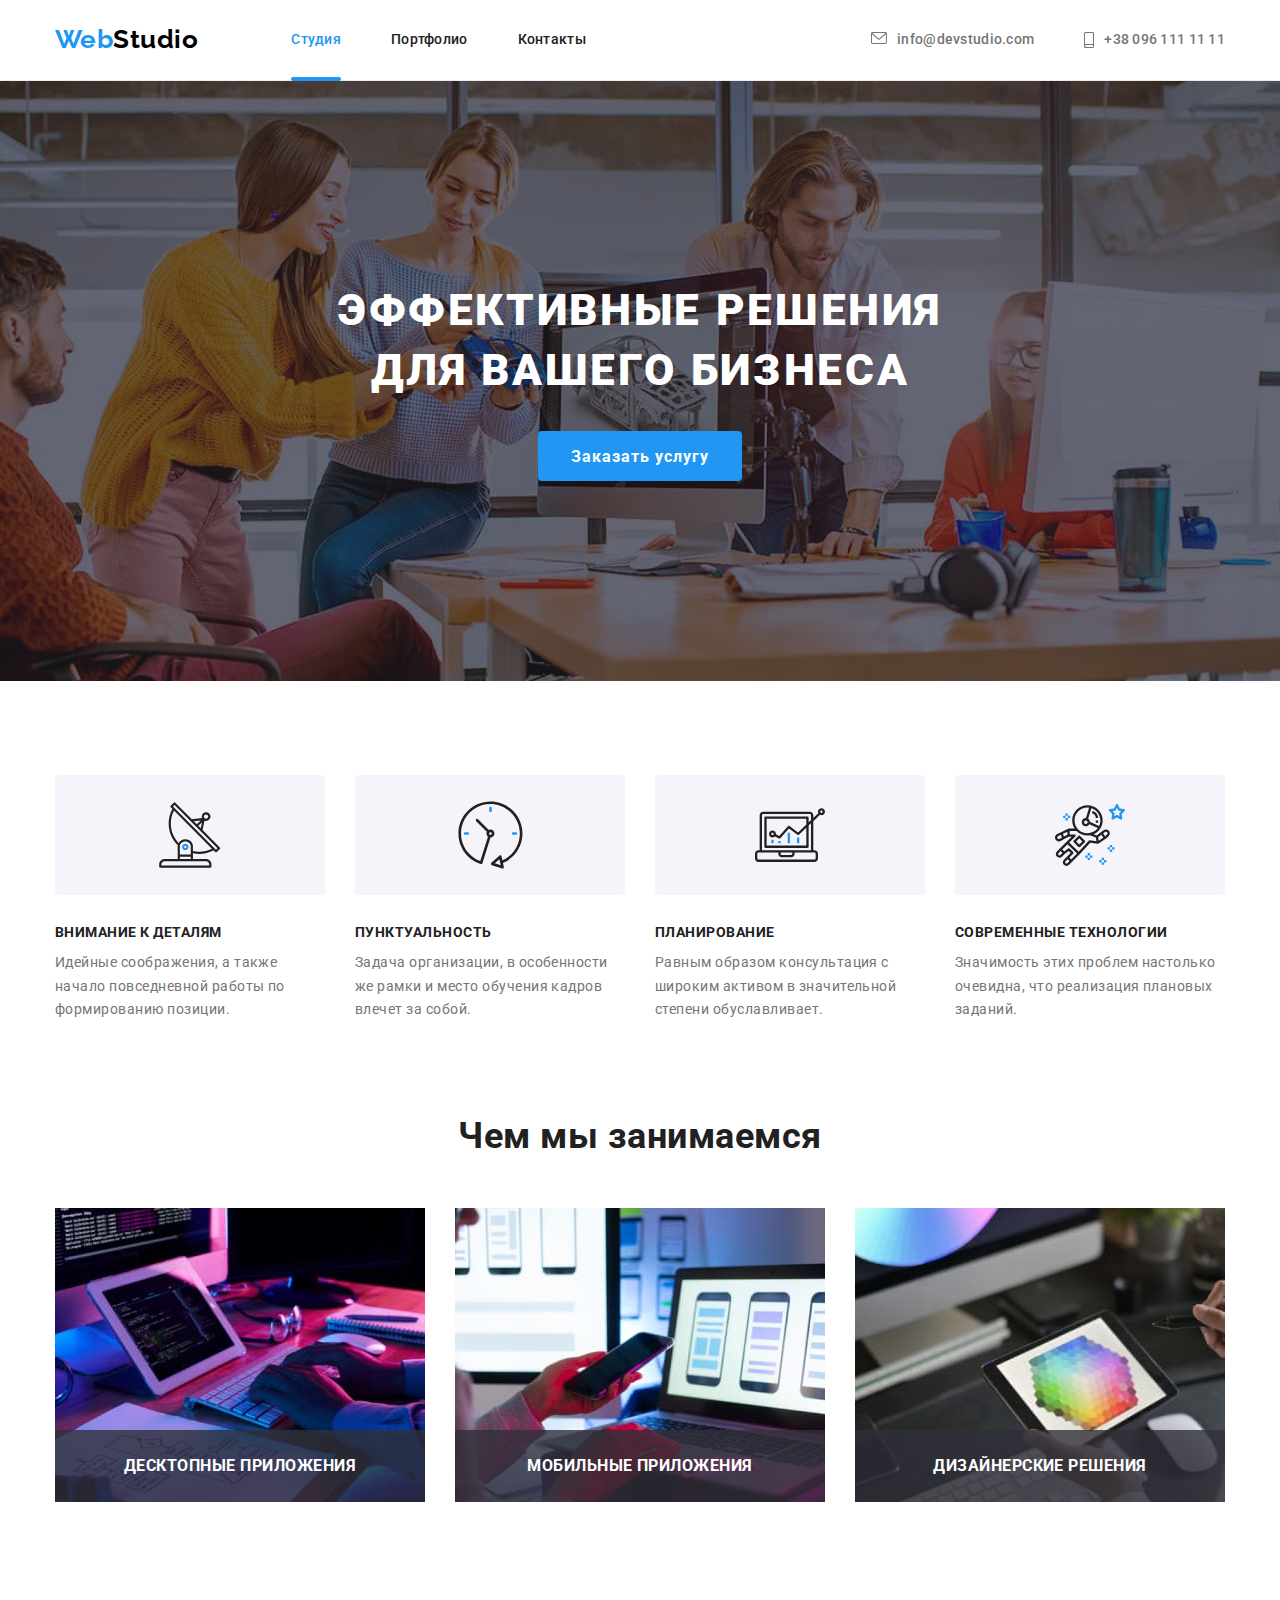
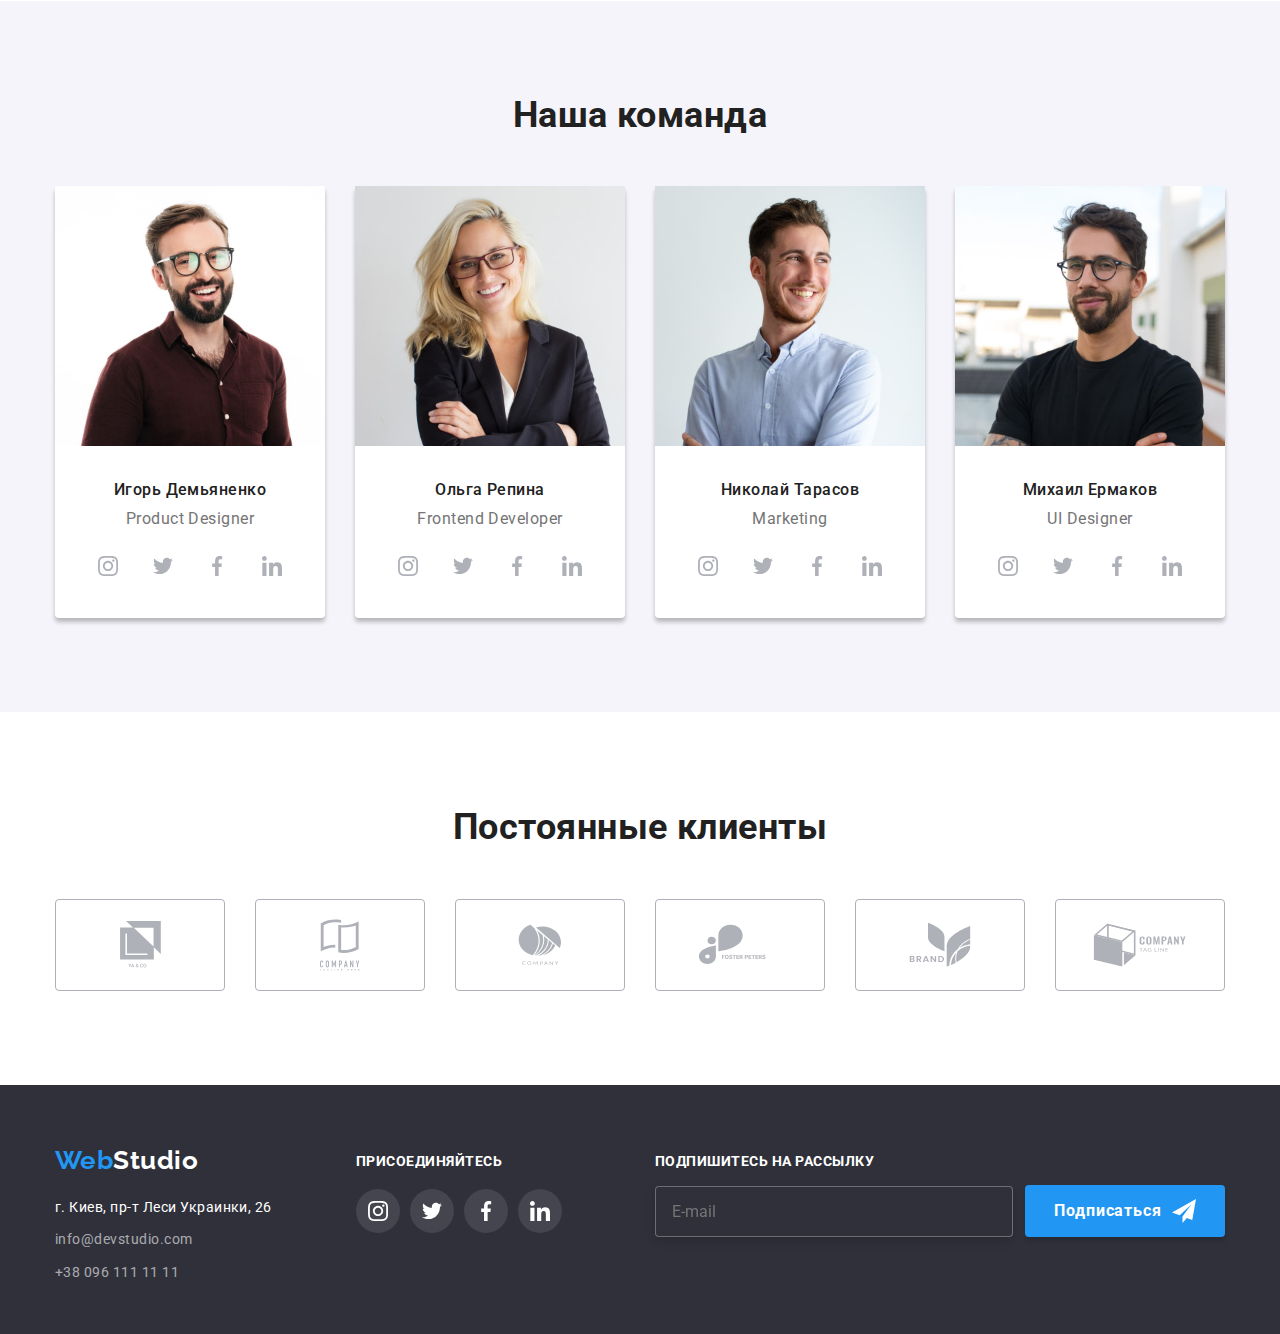
<file: index.html>
<!DOCTYPE html>
<html lang="ru">
    <head>
        <meta charset="UTF-8">
        <meta http-equiv="X-UA-Compatible" content="IE=edge">
        <meta name="viewport" content="width=device-width, initial-scale=1.0">
        <title>Studio</title> 
        <link rel="preconnect" href="https://fonts.googleapis.com">
        <link rel="preconnect" href="https://fonts.gstatic.com" crossorigin>
        <link href="https://fonts.googleapis.com/css2?family=Raleway:wght@700&family=Roboto:wght@400;500;700;900&display=swap" rel="stylesheet">  
        <link rel="stylesheet" href="https://cdnjs.cloudflare.com/ajax/libs/modern-normalize/1.0.0/modern-normalize.min.css">    
        <link rel="stylesheet" href="./css/main.min.css">
        
    </head>
    <body>
        <!--Шапка сайта-->
        <header class="page-header">
            <div class="container header-wrapper">
                <nav class="nav-list">
                    <!--Логотип сайта-->
                    <a href="./" class="logo page-header__logo">
                        Web<span class="logo__icon">Studio</span>
                    </a>
                    <!--Навигация на другие страницы-->
                    <ul class="nav-area">
                        <li class="nav-area__item">
                            <a href="./" class="nav-area__link nav-area__link--current">Студия</a>
                        </li>
                        <li class="nav-area__item">
                            <a href="./portfolio.html" class="nav-area__link">Портфолио</a>
                        </li>
                        <li class="nav-area__item">
                            <a href="" class="nav-area__link">Контакты</a>
                        </li>
                    </ul>
                </nav>
                <!--Ссылка на почтовый ящик и контактный номер телефона-->
                <ul class="contacts">
                    <li class="contacts__item">
                        <a href="mailto:info@devstudio.com" class="contacts__link" aria-label="Почтовый ящик">
                            <svg class="contacts__icon--letter" width="16" height="12">
                                <use href="./images/symbol-defs.svg#icon-letter"></use>
                            </svg>
                            info@devstudio.com
                        </a>
                    </li>
                    <li class="contacts__item">
                        <a href="tel:+380961111111" class="contacts__link" aria-label="Контактный телефон">
                            <svg class="contacts__icon--tel" width="10" height="16">
                                <use href="./images/symbol-defs.svg#icon-smartphone"></use>
                            </svg>
                            +38 096 111 11 11
                        </a>
                    </li>
                </ul>
            </div>
            <!--Конец шапки сайта-->
        </header>
        <!--мэин - уникальный контент (меняющийся, который не повторяется на других страницах сайта)-->
        <main>
            <!--Блог герой (главный заголовок страницы с кнопкой)-->
            <section class="hero section">
                <div class="hero-wrapper container">
                    <h1 class="hero__title">ЭФФЕКТИВНЫЕ РЕШЕНИЯ
                        <br>
                        ДЛЯ ВАШЕГО БИЗНЕСА
                    </h1>
                    <button data-modal-open type="button" class="hero__button">
                        <span class="hero__button--description">Заказать услугу</span>
                    </button>
                </div>
            </section>
            <!--Второй сектор страницы (преимущества данной компании)-->
            <section class="section advantages">
                <div class="container">
                    <h2 class="hidden">В дальнейшем этот заголовок будет скрыт</h2>
                    <ul class="advantages__list">
                        <li class="list__item">
                            <div class="item__icon">
                                <svg width="65.32" hight="70">
                                    <use href="./images/symbol-defs.svg#icon-antenna"></use>
                                </svg>
                            </div>
                            <h3 class="advantages__title">ВНИМАНИЕ К ДЕТАЛЯМ</h3>
                            <p class="advantages__description">Идейные соображения, а также начало повседневной работы по формированию позиции.</p>
                        </li>
                        <li class="list__item">
                            <div class="item__icon">
                                <svg width="66.96" hight="70">
                                    <use href="./images/symbol-defs.svg#icon-clock"></use>
                                </svg>
                            </div>
                            <h3 class="advantages__title">ПУНКТУАЛЬНОСТЬ</h3>
                            <p class="advantages__description">Задача организации, в особенности же рамки и место обучения кадров влечет за собой.</p>
                        </li>
                        <li class="list__item">
                            <div class="item__icon">
                                <svg width="70" hight="70">
                                    <use href="./images/symbol-defs.svg#icon-diagram"></use>
                                </svg>
                            </div>
                            <h3 class="advantages__title">ПЛАНИРОВАНИЕ</h3>
                            <p class="advantages__description">Равным образом консультация с широким активом в значительной степени обуславливает.</p>
                        </li>
                        <li class="list__item">
                            <div class="item__icon">
                                <svg width="70" hight="70">
                                    <use href="./images/symbol-defs.svg#icon-astronaut"></use>
                                </svg>
                            </div>
                            <h3 class="advantages__title">СОВРЕМЕННЫЕ ТЕХНОЛОГИИ</h3>
                            <p class="advantages__description">Значимость этих проблем настолько очевидна, что реализация плановых заданий.</p>
                        </li>
                    </ul>
                </div>
            </section>
            <!--Третий сектор с визуализацией работы компании (фотографии)-->
            <section class="service section">
                <div class="container service__wrapper">
                    <h2 class="service__title">Чем мы занимаемся</h2>
                    <ul class="service__list">
                        <li class="list__item">
                            <div class="item__wrapper">
                                <img
                                    class="item__image"
                                    src="./images/img1.jpg"
                                    alt="Code writing"
                                    width="370"
                                >
                                <div class="item__description">
                                    <h3>Десктопные приложения</h3>
                                </div>
                            </div>
                        </li>
                        <li class="list__item">
                            <div class="item__wrapper">
                                <img
                                    class="item__image"
                                    src="./images/img2.jpg"
                                    alt="Design"
                                    width="370"
                                >
                                <div class="item__description">
                                    <h3>Мобильные приложения</h3>
                                </div>
                            </div>
                        </li>
                        <li class="list__item">
                            <div class="item__wrapper">
                                <img
                                    class="item__image"
                                    src="./images/img3.jpg"
                                    alt="Stylization"
                                    width="370"
                                >
                                <div class="item__description">
                                    <h3>Дизайнерские решения</h3>
                                </div>
                            </div>
                        </li>
                    </ul>
                </div>
            </section>
            <!--Четвертый сектор с фотографиями специалистов компании (с подписями)-->
            <section class="team section">
                <div class="container">
                    <h2 class="team__title">Наша команда</h2>
                    <ul class="team__list">
                        <li class="list__article">
                            <img src="./images/igor.jpg" alt="Igor Demyanenko is a Product Designer" width="270">
                            <div class="article__decor">
                                <h3>Игорь Демьяненко</h3>
                                <p class="description">Product Designer</p>
                                <ul class="social-links">
                                    <li>
                                        <a class="source-icon" href="">
                                            <svg class="social-network" width="20" height="20">
                                                <use href="./images/symbol-defs.svg#icon-instagram"></use>
                                            </svg>
                                        </a>
                                    </li>
                                    <li>
                                        <a class="source-icon" href="">
                                            <svg class="social-network" width="20" height="20">
                                                <use href="./images/symbol-defs.svg#icon-twitter"></use>
                                            </svg>
                                        </a>
                                    </li>
                                    <li>
                                        <a class="source-icon" href="">
                                            <svg class="social-network" width="20" height="20">
                                                <use href="./images/symbol-defs.svg#icon-facebook"></use>
                                            </svg>
                                        </a>
                                    </li>
                                    <li>
                                        <a class="source-icon" href="">
                                            <svg class="social-network" width="20" height="20">
                                                <use href="./images/symbol-defs.svg#icon-linkedin"></use>
                                            </svg>
                                        </a>
                                    </li>
                                </ul>
                            </div>
                        </li>
                        <li class="list__article">
                            <img src="./images/olga.jpg" alt="Olga Repina is a Frontend Developer" width="270">
                            <div class="article__decor">
                                <h3>Ольга Репина</h3>
                                <p class="description">Frontend Developer</p>
                                <ul class="social-links">
                                    <li>
                                        <a class="source-icon" href="">
                                            <svg class="social-network" width="20" height="20">
                                                <use href="./images/symbol-defs.svg#icon-instagram"></use>
                                            </svg>
                                        </a>
                                    </li>
                                    <li>
                                        <a class="source-icon" href="">
                                            <svg class="social-network" width="20" height="20">
                                                <use href="./images/symbol-defs.svg#icon-twitter"></use>
                                            </svg>
                                        </a>
                                    </li>
                                    <li>
                                        <a class="source-icon" href="">
                                            <svg class="social-network" width="20" height="20">
                                                <use href="./images/symbol-defs.svg#icon-facebook"></use>
                                            </svg>
                                        </a>
                                    </li>
                                    <li>
                                        <a class="source-icon" href="">
                                            <svg class="social-network" width="20" height="20">
                                                <use href="./images/symbol-defs.svg#icon-linkedin"></use>
                                            </svg>
                                        </a>
                                    </li>
                                </ul>
                            </div>
                        </li>
                        <li class="list__article">
                            <img src="./images/nikolay.jpg" alt="Nikolai Tarasov is a Marketing" width="270">
                            <div class="article__decor">
                                <h3>Николай Тарасов</h3>
                                <p class="description">Marketing</p>
                                <ul class="social-links">
                                    <li>
                                        <a class="source-icon" href="">
                                            <svg class="social-network" width="20" height="20">
                                                <use href="./images/symbol-defs.svg#icon-instagram"></use>
                                            </svg>
                                        </a>
                                    </li>
                                    <li>
                                        <a class="source-icon" href="">
                                            <svg class="social-network" width="20" height="20">
                                                <use href="./images/symbol-defs.svg#icon-twitter"></use>
                                            </svg>
                                        </a>
                                    </li>
                                    <li>
                                        <a class="source-icon social-hover" href="">
                                            <svg class="social-network" width="20" height="20">
                                                <use href="./images/symbol-defs.svg#icon-facebook"></use>
                                            </svg>
                                        </a>
                                    </li>
                                    <li>
                                        <a class="source-icon" href="">
                                            <svg class="social-network" width="20" height="20">
                                                <use href="./images/symbol-defs.svg#icon-linkedin"></use>
                                            </svg>
                                        </a>
                                    </li>
                                </ul>
                            </div>
                        </li>
                        <li class="list__article">
                            <img src="./images/mihail.jpg" alt="Mikhail Ermakov is a UI Designer" width="270">
                            <div class="article__decor">
                                <h3>Михаил Ермаков</h3>
                                <p class="description">UI Designer</p>
                                <ul class="social-links">
                                    <li>
                                        <a class="source-icon" href="">
                                            <svg class="social-network" width="20" height="20">
                                                <use href="./images/symbol-defs.svg#icon-instagram"></use>
                                            </svg>
                                        </a>
                                    </li>
                                    <li>
                                        <a class="source-icon" href="">
                                            <svg class="social-network" width="20" height="20">
                                                <use href="./images/symbol-defs.svg#icon-twitter"></use>
                                            </svg>
                                        </a>
                                    </li>
                                    <li>
                                        <a class="source-icon" href="">
                                            <svg class="social-network" width="20" height="20">
                                                <use href="./images/symbol-defs.svg#icon-facebook"></use>
                                            </svg>
                                        </a>
                                    </li>
                                    <li>
                                        <a class="source-icon" href="">
                                            <svg class="social-network" width="20" height="20">
                                                <use href="./images/symbol-defs.svg#icon-linkedin"></use>
                                            </svg>
                                        </a>
                                    </li>
                                </ul>
                            </div>
                        </li>
                    </ul>
                </div>
            </section>
        </main>
        <!--Секция постоянных клиентов-->
        <section class="section customers">
            <div class="container">
                <h2 class="customers__title">Постоянные клиенты</h2>
                <ul class="customers__list">
                    <li>
                        <a class="list__customer" href="">
                            <svg class="customer__icon" width="41" height="46.7">
                                <use href="./images/symbol-defs.svg#icon-ya-co"></use>
                            </svg>
                        </a>
                    </li>
                    <li>
                        <a class="list__customer" href="">
                            <svg class="customer__icon" width="40" height="52">
                                <use href="./images/symbol-defs.svg#icon-tagline-here"></use>
                            </svg>
                        </a>
                    </li>
                    <li>
                        <a class="list__customer" href="">
                            <svg class="customer__icon" width="43.46" height="41.18">
                                <use href="./images/symbol-defs.svg#icon-company"></use>
                            </svg>
                        </a>
                    </li>
                    <li>
                        <a class="list__customer" href="">
                            <svg class="customer__icon" width="84.44" height="40.62">
                                <use href="./images/symbol-defs.svg#icon-peter-foster"></use>
                            </svg>
                        </a>
                    </li>
                    <li>
                        <a class="list__customer" href="">
                            <svg class="customer__icon" width="62.54" height="45.43">
                                <use href="./images/symbol-defs.svg#icon-brand"></use>
                            </svg>
                        </a>
                    </li>
                    <li>
                        <a class="list__customer" href="">
                            <svg class="customer__icon" width="93.79" height="43.93">
                                <use href="./images/symbol-defs.svg#icon-company-tagline-here"></use>
                            </svg>
                        </a>
                    </li>
                </ul>
            </div>
        </section>
        <!--окончание мэйна (уникального контента, который не повторяется на других страницах сайта)-->
        <!--Подвал сайта (Логотип сайта с ссылкой на стартовую страницу + адрес с почтовым ящиком и контактным номером телефона)-->
        <footer class="footer" role="contentinfo">
            <div class="ending container">
                <div class="footer-adress-menu">
                    <a href="./" class="logo page-header__logo">
                        Web<span class="logo__icon">Studio</span>
                    </a>
                <address>
                    <ul class="address-list">
                        <li class="address-item address-from-footer">
                            <a href="https://goo.gl/maps/rf6R2WwhsUxqRuNf8" class="main-adress">г. Киев, пр-т Леси Украинки, 26</a>
                        </li>
                        <li class="address-item address-from-footer">
                            <a href="mailto:info@devstudio.com">info@devstudio.com</a>
                        </li>
                        <li class="address-item address-from-footer">
                            <a href="tel:+380961111111">+38 096 111 11 11</a>
                        </li>
                    </ul>
                </address>
            </div>
            <div class="footer-socials">
                <h3 class="join">Присоединяйтесь</h3>
                <ul class="footer-icons">
                    <li>
                        <a class="last-socials" href="">
                            <svg class="footer-social-network" width="20" height="20">
                                <use href="./images/symbol-defs.svg#icon-instagram"></use>
                            </svg>
                        </a>
                    </li>
                    <li>
                        <a class="last-socials" href="">
                            <svg class="footer-social-network" width="20" height="20">
                                <use href="./images/symbol-defs.svg#icon-twitter"></use>
                            </svg>
                        </a>
                    </li>
                    <li>
                        <a class="last-socials" href="">
                            <svg class="footer-social-network" width="20" height="20">
                                <use href="./images/symbol-defs.svg#icon-facebook"></use>
                            </svg>
                        </a>
                    </li>
                    <li>
                        <a class="last-socials" href="">
                            <svg class="footer-social-network" width="20" height="20">
                                <use href="./images/symbol-defs.svg#icon-linkedin"></use>
                            </svg>
                        </a>
                    </li>
                </ul>
            </div>
            <div class="e-mail-input">
                <h3 class="subscribe">Подпишитесь на рассылку</h3>
                <form name="signup_form" autocomplete="off" novalidate>
                    <label>
                        <span class="footer-hidden">E-mail</span>
                        <input
                            class="email-line"
                            type="email"
                            name="E-mail"
                            placeholder="E-mail"
                        >
                    </label>
                    <button class="button-form" type="submit">
                        <span class="join-us">Подписаться</span>
                        <svg class="icon-send" width="24" height="24">
                            <use href="./images/symbol-of-button.svg#icon-send"></use>
                        </svg>
                    </button>
                </form>
            </div>
        </div>
    </footer>
    <!--модальное окно-->
    <div class="backdrop is-hidden" data-modal>
        <div class="modal">
            <button data-modal-close type="button" class="modal-button">
                <svg class="close-window" width="11" height="11">
                    <use href="./images/symbol-of-button.svg#icon-close-black"></use>
                </svg>
            </button>
            <h2 class="modal-title">Оставьте свои данные, мы вам перезвоним</h2>
            <form
                class="form"
                name="signup_form"
                autocomplete="off"
                
            >
                <div class="form-top">
                    <label>
                        <span class="form-top-title">Имя</span>
                        <div class="field-box">
                            <input
                                class="field"
                                type="text"
                                name="name"
                                required
                                placeholder=""
                            >
                            <svg class="modal-svg" width="12" height="12">
                                <use href="./images/symbol-of-button.svg#icon-black-person"></use>
                            </svg>
                        </div>
                    </label>
                    <label>
                        <span class="form-top-title">Телефон</span>
                        <div class="field-box">
                            <input
                                class="field"
                                type="tel"
                                name="phone"
                                required
                                placeholder=""
                            >
                            <svg class="modal-svg" width="13" height="13">
                                <use href="./images/symbol-of-button.svg#icon-black-phone"></use>
                            </svg>
                        </div>
                    </label>
                    <label>
                        <span class="form-top-title">Почта</span>
                        <div class="field-box">
                            <input
                                class="field"
                                type="email"
                                name="email"
                                required
                                placeholder=""
                            >
                            <svg class="modal-svg" width="15" height="12">
                                <use href="./images/symbol-of-button.svg#icon-black-let"></use>
                            </svg>
                        </div>
                    </label>
                    <label>
                        <span class="form-top-title">Комментарий</span>
                        <textarea
                            class="field textarea-field"
                            name="comment"
                            rows="5"
                            placeholder="Введи текст"
                        ></textarea>
                    </label>
                </div>
            
            
                <label class="labl">
                    <div class="checkbox-box">
                        <input
                            class="checkbox-field"
                            type="checkbox"
                            name="terms_of_an_agreement"
                            value="1"                            
                        >
                        
                        <svg class="ok-svg" width="11" height="8">
                          <use href="./images/symbol-of-button.svg#icon-ok"></use>
                        </svg>
                        <span class="second-form-agreement">
                            Соглашаюсь с рассылкой и принимаю
                            <a href="./" class="agreement-link">Условия договора</a>
                        </span>
                        
                    </div>
                </label>            
            
                <button class="send-button" type="submit">
                    <span class="send">Отправить</span>
                </button>                

          </form>
        </div>
        <script src="./js/modal.js"></script>
    </body>
</html>
</file>
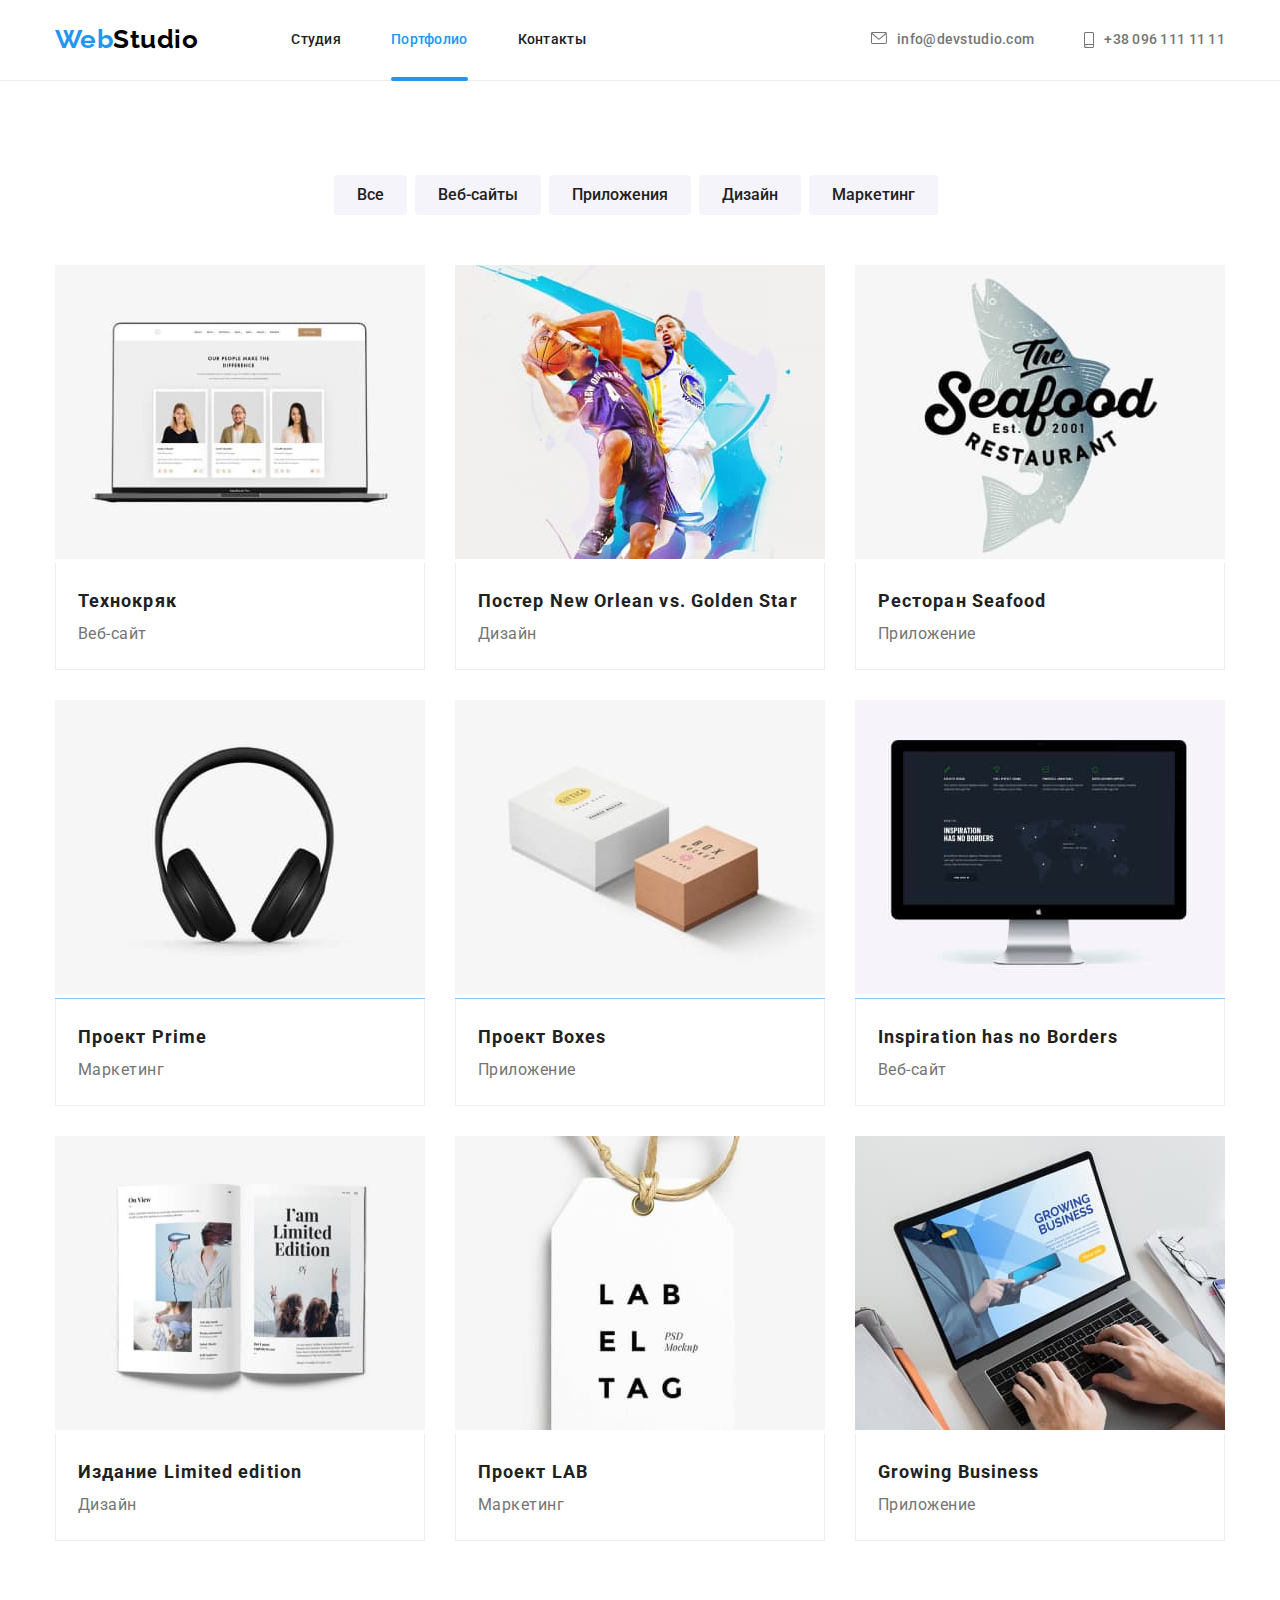
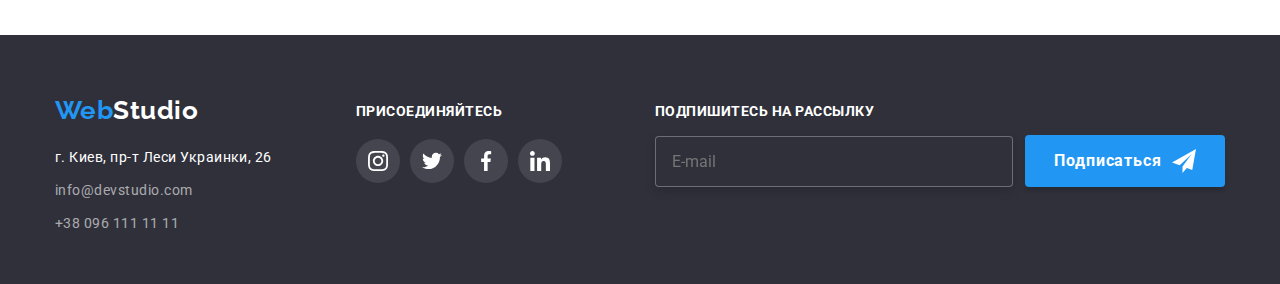
<file: portfolio.html>
<!DOCTYPE html>
<html lang="ru">
<head>
    <meta charset="UTF-8">
    <meta http-equiv="X-UA-Compatible" content="IE=edge">
    <meta name="viewport" content="width=device-width, initial-scale=1.0">
    <title>Portfolio</title>
    <link rel="preconnect" href="https://fonts.googleapis.com">
        <link rel="preconnect" href="https://fonts.gstatic.com" crossorigin>
        <link href="https://fonts.googleapis.com/css2?family=Raleway:wght@700&family=Roboto:wght@400;500;700;900&display=swap" rel="stylesheet">  
        <link rel="stylesheet" href="https://cdnjs.cloudflare.com/ajax/libs/modern-normalize/1.0.0/modern-normalize.min.css">    
        <link rel="stylesheet" href="./css/main.min.css">
</head>

 <body class="page">
 <!--Шапка сайта-->
 <header class="page-header">
  <div class="container header-wrapper">
      <nav class="nav-list">
          <!--Логотип сайта-->
          <a href="./" class="logo page-header__logo">
              Web<span class="logo__icon">Studio</span>
          </a>
          <!--Навигация на другие страницы-->
          <ul class="nav-area">
              <li class="nav-area__item">
                  <a href="./" class="nav-area__link">Студия</a>
              </li>
              <li class="nav-area__item">
                  <a href="./portfolio.html" class="nav-area__link nav-area__link--current">Портфолио</a>
              </li>
              <li class="nav-area__item">
                  <a href="" class="nav-area__link">Контакты</a>
              </li>
          </ul>
      </nav>
      <!--Ссылка на почтовый ящик и контактный номер телефона-->
      <ul class="contacts">
          <li class="contacts__item">
              <a href="mailto:info@devstudio.com" class="contacts__link" aria-label="Почтовый ящик">
                  <svg class="contacts__icon--letter" width="16" height="12">
                      <use href="./images/symbol-defs.svg#icon-letter"></use>
                  </svg>
                  info@devstudio.com
              </a>
          </li>
          <li class="contacts__item">
              <a href="tel:+380961111111" class="contacts__link" aria-label="Контактный телефон">
                  <svg class="contacts__icon--tel" width="10" height="16">
                      <use href="./images/symbol-defs.svg#icon-smartphone"></use>
                  </svg>
                  +38 096 111 11 11
              </a>
          </li>
      </ul>
  </div>
  <!--Конец шапки сайта-->
</header>

 <!--мэин - уникальный контент (меняющийся, который не повторяется на других страницах сайта)-->
 <main>

    <!--Список из кнопок (фильтр)(функционал будет подключен позже)-->
        <section class="filter section">

        <div class="container">

        <h1 class="hidden">В дальнейшем этот заголовок будет скрыт</h1>              
        <ul class="switchers">        
        <li class="switcher-items"><button type="button" class="button-secondary">Все</button></li>
        <li class="switcher-items"><button type="button" class="button-secondary">Веб-сайты</button></li>
        <li class="switcher-items"><button type="button" class="button-secondary apps">Приложения</button></li>
        <li class="switcher-items"><button type="button" class="button-secondary design">Дизайн</button></li>
        <li class="switcher-items"><button type="button" class="button-secondary marketing">Маркетинг</button></li>
        </ul>        
           
     <!--Список с демонстрацией практической деятельности компании(картинки-ссылки)-->

     <ul class="cards">

     <li class="our-experience">
          <a href="#" class="experience-item">
     <div class="overlay-box"> 
     <img class="image-card" src="./images/ourpeople.jpg" alt="Our people make the difference" width="370"/>
        <div class="overlay-content">
          <p class="over-text">Ресурс предлагает комплексные предложения с разным уровнем 
            функционала и сервисов. Все это позволит посетителю получить исчерпывающие 
            сведения о компании или частном лице.</p>
        </div>
      </div>
     <div class="our-pride">
     <h2 class="title-cards">Технокряк</h2>
     <p class="description cards-description">Веб-сайт</p>
      </div>
     </a>
     </li>

     <li class="our-experience">
      <a href="#" class="experience-item">
        <div class="overlay-box">
     <img class="image-card" src="./images/poster.jpg" alt="Poster New Orlean vs. Golden Star" width="370"/>
     <div class="overlay-content">
      <p class="over-text">Ресурс предлагает комплексные предложения с разным уровнем 
        функционала и сервисов. Все это позволит посетителю получить исчерпывающие 
        сведения о компании или частном лице.</p>
     </div>
     </div>
     <div class="our-pride">
     <h2 class="title-cards">Постер New Orlean vs. Golden Star</h2>
     <p class="description cards-description">Дизайн</p>
     </div>
     </a>
     </li>

     <li class="our-experience">
      <a href="#" class="experience-item">
     <div class="overlay-box"> 
     <img class="image-card" src="./images/seafood.jpg" alt="Restaurant Seafood" width="370"/>
     <div class="overlay-content">
      <p class="over-text">Ресурс предлагает комплексные предложения с разным уровнем 
        функционала и сервисов. Все это позволит посетителю получить исчерпывающие 
        сведения о компании или частном лице.</p>
     </div>
     </div>
     <div class="our-pride">
     <h2 class="title-cards">Ресторан Seafood</h2>
     <p class="description cards-description">Приложение</p>
     </div>
     </a>
     </li>

     <li class="our-experience">
      <a href="#" class="experience-item">
      <div class="overlay-box"> 
     <img class="image-card" src="./images/headphones.jpg" alt="Project Prime" width="370"/>
     <div class="overlay-content">
      <p class="over-text">Ресурс предлагает комплексные предложения с разным уровнем 
        функционала и сервисов. Все это позволит посетителю получить исчерпывающие 
        сведения о компании или частном лице.</p>
     </div>
     </div>
     <div class="our-pride">
     <h2 class="title-cards">Проект Prime</h2>
     <p class="description cards-description">Маркетинг</p>
     </div>
     </a>
     </li>

     <li class="our-experience">
      <a href="#" class="experience-item">
        <div class="overlay-box"> 
     <img class="image-card" src="./images/boxes.jpg" alt="Project Boxes" width="370"/>
     <div class="overlay-content">
      <p class="over-text">Ресурс предлагает комплексные предложения с разным уровнем 
        функционала и сервисов. Все это позволит посетителю получить исчерпывающие 
        сведения о компании или частном лице.</p>
     </div>
     </div>
     <div class="our-pride">
     <h2 class="title-cards">Проект Boxes</h2>
     <p class="description cards-description">Приложение</p>
     </div>
     </a>
     </li>

     <li class="our-experience">
      <a href="#" class="experience-item">
        <div class="overlay-box"> 
     <img class="image-card" src="./images/monitor.jpg" alt="Inspiration has no borders" width="370"/>
     <div class="overlay-content">
      <p class="over-text">Ресурс предлагает комплексные предложения с разным уровнем 
        функционала и сервисов. Все это позволит посетителю получить исчерпывающие 
        сведения о компании или частном лице.</p>
     </div>
     </div>
     <div class="our-pride">
     <h2 class="title-cards">Inspiration has no Borders</h2>
     <p class="description cards-description">Веб-сайт</p>
     </div>
     </a>
     </li>

     <li class="our-experience">
      <a href="#" class="experience-item">
        <div class="overlay-box"> 
     <img class="image-card" src="./images/magazine.jpg" alt="Magazine Limited edition" width="370"/>
     <div class="overlay-content">
      <p class="over-text">Ресурс предлагает комплексные предложения с разным уровнем 
        функционала и сервисов. Все это позволит посетителю получить исчерпывающие 
        сведения о компании или частном лице.</p>
     </div>
     </div>
     <div class="our-pride">
     <h2 class="title-cards">Издание Limited edition</h2>
     <p class="description cards-description">Дизайн</p>
     </div>
     </a>
     </li>

     <li class="our-experience">
      <a href="#" class="experience-item">
        <div class="overlay-box"> 
     <img class="image-card" src="./images/lab.jpg" alt="Project LAB" width="370"/>
     <div class="overlay-content">
      <p class="over-text">Ресурс предлагает комплексные предложения с разным уровнем 
        функционала и сервисов. Все это позволит посетителю получить исчерпывающие 
        сведения о компании или частном лице.</p>
     </div>
     </div>
     <div class="our-pride">
     <h2 class="title-cards">Проект LAB</h2>
     <p class="description cards-description">Маркетинг</p>
     </div>
     </a>
     </li>

     <li class="our-experience">
      <a href="#" class="experience-item">
        <div class="overlay-box">
     <img class="image-card" src="./images/laptop.jpg" alt="Growing business" width="370"/>
     <div class="overlay-content">
      <p class="over-text">Ресурс предлагает комплексные предложения с разным уровнем 
        функционала и сервисов. Все это позволит посетителю получить исчерпывающие 
        сведения о компании или частном лице.</p>
     </div>
     </div>
     <div class="our-pride">
     <h2 class="title-cards">Growing Business</h2>
     <p class="description cards-description">Приложение</p>
     </div>
     </a>
     </li>

     </ul>

     </div>
    </section>

 </main>

  <!--окончание мэйна (уникального контента, который не повторяется на других страницах сайта)-->

      <!--Подвал сайта (Логотип сайта с ссылкой на стартовую страницу + адрес с почтовым ящиком и контактным номером телефона)-->
      <footer class="footer" role="contentinfo">
        <div class="ending container">
            <div class="footer-adress-menu">
                <a href="./" class="logo page-header__logo">
                    Web<span class="logo__icon">Studio</span>
                </a>
            <address>
                <ul class="address-list">
                    <li class="address-item address-from-footer">
                        <a href="https://goo.gl/maps/rf6R2WwhsUxqRuNf8" class="main-adress">г. Киев, пр-т Леси Украинки, 26</a>
                    </li>
                    <li class="address-item address-from-footer">
                        <a href="mailto:info@devstudio.com">info@devstudio.com</a>
                    </li>
                    <li class="address-item address-from-footer">
                        <a href="tel:+380961111111">+38 096 111 11 11</a>
                    </li>
                </ul>
            </address>
        </div>
        <div class="footer-socials">
            <h3 class="join">Присоединяйтесь</h3>
            <ul class="footer-icons">
                <li>
                    <a class="last-socials" href="">
                        <svg class="footer-social-network" width="20" height="20">
                            <use href="./images/symbol-defs.svg#icon-instagram"></use>
                        </svg>
                    </a>
                </li>
                <li>
                    <a class="last-socials" href="">
                        <svg class="footer-social-network" width="20" height="20">
                            <use href="./images/symbol-defs.svg#icon-twitter"></use>
                        </svg>
                    </a>
                </li>
                <li>
                    <a class="last-socials" href="">
                        <svg class="footer-social-network" width="20" height="20">
                            <use href="./images/symbol-defs.svg#icon-facebook"></use>
                        </svg>
                    </a>
                </li>
                <li>
                    <a class="last-socials" href="">
                        <svg class="footer-social-network" width="20" height="20">
                            <use href="./images/symbol-defs.svg#icon-linkedin"></use>
                        </svg>
                    </a>
                </li>
            </ul>
        </div>
        <div class="e-mail-input">
            <h3 class="subscribe">Подпишитесь на рассылку</h3>
            <form name="signup_form" autocomplete="off" novalidate>
                <label>
                    <span class="footer-hidden">E-mail</span>
                    <input
                        class="email-line"
                        type="email"
                        name="E-mail"
                        placeholder="E-mail"
                    >
                </label>
                <button class="button-form" type="submit">
                    <span class="join-us">Подписаться</span>
                    <svg class="icon-send" width="24" height="24">
                        <use href="./images/symbol-of-button.svg#icon-send"></use>
                    </svg>
                </button>
            </form>
        </div>
    </div>
</footer>
</body>

</html>
</file>
<file: css/main.min.css>
h1,h2,h3,h4,h5,h6{margin:0}p{margin:0}ul{margin:0;padding:0}body{font-family:Roboto,sans-serif;color:#212121;letter-spacing:.03em}.container{max-width:1200px;padding-left:15px;padding-right:15px;margin-left:auto;margin-right:auto}.section{padding-top:94px;padding-bottom:94px}ul{list-style:none}a{text-decoration:none}.hidden{display:none}.description{color:#757575}.page-header{background-color:#fff;justify-content:space-between;border-bottom:1px solid #ececec}.header-wrapper{display:flex;align-items:center}.nav-list{display:flex;align-items:center}.nav-list .logo{color:#2196f3;font-family:Raleway;font-weight:700;font-size:26px;line-height:1.19;text-decoration:none;display:flex;align-items:center;margin-right:93px;text-decoration:none;padding-top:24px;padding-bottom:5px;transition-property:color;transition-duration:250ms;transition-timing-function:cubic-bezier(0.4, 0, 0.2, 1)}.nav-list .logo__icon{color:#000}.nav-list .logo__icon:hover,.nav-list .logo__icon:focus{color:#7b68ee}.nav-list .logo__icon:hover:active,.nav-list .logo__icon:focus:active{color:#4682b4}.nav-area{font-weight:500;font-size:14px;line-height:1.14;letter-spacing:.02em;display:flex;align-items:center}.nav-area__item:not(:last-child){margin-right:50px}.nav-area__link{position:relative;display:block;padding:32px 0px;color:#212121;transition-property:color;transition-duration:250ms;transition-timing-function:cubic-bezier(0.4, 0, 0.2, 1)}.nav-area__link:active{color:#4682b4}.nav-area__link:hover,.nav-area__link:focus{color:#2196f3}.nav-area__link--current{color:#2196f3}.nav-area__link--current:after{display:inline-block;content:"";position:absolute;background-color:#2196f3;bottom:-1px;right:0px;width:100%;height:4px;border-radius:2px}.contacts{display:flex;margin-left:auto;font-weight:500;font-size:14px;line-height:1.14;letter-spacing:.02em}.contacts__item a{color:#757575;display:flex;padding-top:32px;padding-bottom:32px;transition-property:color;transition-duration:250ms;transition-timing-function:cubic-bezier(0.4, 0, 0.2, 1)}.contacts__item:not(:last-child){margin-right:50px}.contacts__item a:hover,.contacts__item a:focus{color:#2196f3}.contacts__item a:active{color:#4682b4}.contacts__link:hover,.contacts__link:focus{--color3: #2196F3}.contacts__link{transition-property:--color3;transition-duration:250ms;transition-timing-function:cubic-bezier(0.4, 0, 0.2, 1)}.contacts__icon--letter,.contacts__icon--tel{content:"";height:100%;display:flex;background-size:contain;align-items:center;justify-content:center;margin-right:10px}.hero{background-image:linear-gradient(to left, rgba(47, 48, 58, 0.4), rgba(47, 48, 58, 0.4)),url("../images/team.jpg");background-size:1600px;background-repeat:no-repeat;background-position:center;padding-top:200px;padding-bottom:200px}.hero__title{color:#fff;font-weight:900;font-size:44px;line-height:1.36;text-align:center;letter-spacing:.06em;text-transform:uppercase;margin-bottom:30px}.hero__button{color:#fff;background-color:#2196f3;cursor:pointer;font-family:inherit;display:block;margin:auto;height:50px;border:1px solid rgba(0,0,0,0);border-radius:4px;padding:10px 32px;transition-property:background-color,color;transition-duration:250ms;transition-timing-function:cubic-bezier(0.4, 0, 0.2, 1)}.hero__button:hover,.hero__button:focus{color:#fff;background-color:#4682b4}.hero__button--description{font-weight:700;font-size:16px;line-height:1.87;align-items:center;text-align:center;letter-spacing:.06em}.hero-wrapper{background-position:center;justify-content:center}.backdrop{position:fixed;top:0;left:0;width:100vw;height:100vh;visibility:visible;background-color:rgba(0,0,0,.2);transition:opacity 250ms cubic-bezier(0.4, 0, 0.2, 1),visibility 250ms cubic-bezier(0.4, 0, 0.2, 1);opacity:1}.backdrop.is-hidden{opacity:0;pointer-events:none;visibility:hidden}.backdrop.is-hidden .modal{transform:translate(-50%, -50%) scale(1.1)}.modal{position:absolute;width:528px;padding:40px;background-color:#fff;top:50%;left:50%;transform:translate(-50%, -50%) scale(1);box-shadow:0px 1px 3px rgba(0,0,0,.12),0px 1px 1px rgba(0,0,0,.14),0px 2px 1px rgba(0,0,0,.2);border-radius:4px;padding:40px;transition:transform 250ms cubic-bezier(0.4, 0, 0.2, 1)}.close-window{color:#000}.modal-button{display:flex;width:30px;height:30px;align-items:center;justify-content:center;border:1px solid rgba(0,0,0,.1);border-radius:50%;padding:0;background-color:rgba(0,0,0,0);position:absolute;right:8px;top:8px;cursor:pointer}.modal-button:hover .close-window,.modal-button:focus .close-window{fill:accent-blue-color;transition-property:fill;transition-duration:250ms;transition-timing-function:cubic-bezier(0.4, 0, 0.2, 1)}.modal-title{font-weight:700;font-size:20px;line-height:1.15;text-align:center;color:var(--primary-text-color);margin-bottom:12px}.form{display:block;width:448px}.field{position:relative;width:100%;height:40px;border:1px solid rgba(33,33,33,.2);border-radius:4px;padding-left:40px;padding-right:40px;margin-top:4px;transition-property:outline-color;transition-duration:250ms;transition-timing-function:cubic-bezier(0.4, 0, 0.2, 1)}.field:not(:last-child){margin-bottom:10px}.form-top-title{font-weight:400;font-size:12px;line-height:1.16;letter-spacing:.01em;color:#757575}.textarea-field{color:#000;min-height:120px;padding-top:11px;padding-right:11px;padding-left:15px;resize:none}.textarea-field::placeholder{font-weight:400;font-size:12px;line-height:1.16;letter-spacing:.01em;color:#757575}.field-box{position:relative}.field:focus{outline-color:#2196f3}.field:focus+.modal-svg{fill:#2196f3}.modal-svg{position:absolute;top:45%;left:14px;transform:translateY(-45%)}.form-top{margin-bottom:20px}.second-form{justify-content:center}.second-form-agreement{font-weight:400;font-size:14px;line-height:1.71;color:#757575;margin-left:8px;margin-right:4px}.agreement-link{font-weight:400;font-size:14px;line-height:1.71;color:#2196f3;text-decoration:underline}.button-second-form{background-color:#2196f3;display:inline-flex;justify-content:center;align-items:center;border-radius:2px;width:16px;height:15px;transition:background-color .3s}.send-button{display:block;min-width:200px;border-radius:4px;box-shadow:0px 4px 4px rgba(0,0,0,.15);background-color:#188ce8;border:1px solid rgba(0,0,0,0);font-family:inherit;cursor:pointer;margin:auto;padding-top:10px;padding-bottom:10px;margin-top:30px;transition-property:background-color;transition-duration:250ms;transition-timing-function:cubic-bezier(0.4, 0, 0.2, 1)}.send-button:hover,.send-button:focus{background-color:#2196f3}.send{font-weight:700;font-size:16px;line-height:1.87;align-items:center;text-align:center;letter-spacing:.06em;color:#fff}.checkbox-field{position:absolute;white-space:nowrap;width:1px;height:1px;overflow:hidden;border:0;padding:0;clip:rect(0 0 0 0);clip-path:inset(50%);margin:-1px}.ok-svg{width:16px;height:16px;background-color:#fff;border:2px solid #000;border-radius:2px;fill:#fff;transition-property:background-color,fill;transition-duration:250ms;transition-timing-function:cubic-bezier(0.4, 0, 0.2, 1)}.checkbox-field:checked+.ok-svg{border-radius:2px;background-color:#2196f3;border-color:rgba(0,0,0,0)}.checkbox-box{display:flex;justify-content:center;align-items:center;height:24px;margin-left:0;margin-right:0}.labl{display:block;margin-bottom:10px}.advantages{padding-top:94px;padding-bottom:0px}.advantages__list{display:flex;align-items:center}.advantages__list__item{width:270px}.list__item:not(:last-child){margin-right:30px}.advantages__title{font-weight:700;font-size:14px;line-height:1.14;margin-bottom:10px}.item__icon{display:flex;align-items:center;justify-content:center;width:270px;height:120px;background-color:#f5f4fa;margin-bottom:30px;border-radius:4px}.advantages__description{font-weight:400;font-size:14px;line-height:1.71;color:#757575}.advantages__description:not(:last-child){margin-right:30px}.service__title{font-weight:700;font-size:36px;line-height:1.16;text-align:center;margin-bottom:50px}.service__list{display:flex;justify-content:center}.item__image{display:block}.item__description{display:inline-block;position:absolute;left:0;bottom:0;width:100%;padding-top:27px;padding-bottom:27px;font-weight:700;font-size:14px;line-height:1.14;text-align:center;text-transform:uppercase;color:#fff;background-color:rgba(47,48,58,.8)}.item__wrapper{position:relative;display:inline-block}.list__item:not(:last-child){margin-right:30px}.team{background-color:#f5f4fa}.team__title{font-weight:700;font-size:36px;line-height:1.16;text-align:center;margin-bottom:50px}.team__list{display:flex;align-items:center;margin-left:-30px}.list__article{flex-basis:calc((100% - 120px)/3);margin-left:30px;box-shadow:0 4px 4px 0px rgba(0,0,0,.25);background-color:#fff;border-radius:4px}.article__decor{border-radius:4px;padding:30px}.list__article h3{font-weight:500;font-size:16px;line-height:1.18;text-align:center;margin-bottom:10px}.list__article p{font-weight:400;font-size:16px;line-height:1.18;text-align:center;margin-bottom:16px}.social-links{display:flex;flex-wrap:wrap;justify-content:space-evenly}.social-links>li{width:44px;height:44px}.social-links>li:not(:last-child){margin-right:10px}.source-icon{display:flex;width:44px;height:44px;border-radius:50%;height:100%;color:#757575;background-color:#fff;background-repeat:no-repeat;justify-content:center;align-items:center;transition-property:background-color,color;transition-duration:250ms;transition-timing-function:cubic-bezier(0.4, 0, 0.2, 1)}.source-icon:hover,.source-icon:focus{background-color:#2196f3}.source-icon:hover .social-network,.source-icon:focus .social-network{fill:#fff}.social-network{display:flex;color:#afb1b8;text-align:center}.social-network{fill:currentColor;transition-property:fill;transition-duration:250ms;transition-timing-function:cubic-bezier(0.4, 0, 0.2, 1)}.customers__title{font-weight:700px;font-size:36px;line-height:1.17;text-align:center;margin-bottom:50px}.list__customer{height:100%;display:flex;width:170px;height:92px;color:#afb1b8;border:1px solid #afb1b8;border-radius:4px;justify-content:center;align-items:center;transition-property:border,color;transition-duration:250ms;transition-timing-function:cubic-bezier(0.4, 0, 0.2, 1)}.list__customer:hover,.list__customer:focus{color:#2196f3;border-color:#2196f3}.customers__list{display:flex;justify-content:space-between;align-items:center}.customers__list>li:not(:last-child){margin-right:30px}.customer__icon{fill:currentColor}.footer{background-color:#2f303a;padding-top:60px}.ending{background-color:#2f303a;display:flex}.logo{color:#2196f3;font-family:Raleway;font-weight:700;font-size:26px;line-height:1.19;text-decoration:none;display:flex;align-items:center;margin-right:93px;text-decoration:none;margin-bottom:20px;transition-property:color;transition-duration:250ms;transition-timing-function:cubic-bezier(0.4, 0, 0.2, 1)}.logo__icon{color:#fff}.logo-from-ending{display:inline-table;flex-wrap:wrap;margin-bottom:20px;padding-top:0px;padding-bottom:0px}.ending .address-list{width:231px;height:81px;display:inline-block;flex-wrap:wrap;padding:0px}.address-from-footer:not(:last-child){margin-bottom:9px}.footer-socials{display:flex;flex-wrap:wrap;width:206px;height:80px;margin-top:9px;margin-left:70px;margin-bottom:100px}.join{text-transform:uppercase;font-size:14px;line-height:1.14;line-height:100%;font-weight:700px;color:#fff;margin-bottom:20px}.last-socials{display:flex;width:44px;height:44px;border-radius:50%;height:100%;color:#fff;background-color:rgba(255,255,255,.1);background-repeat:no-repeat;justify-content:center;align-items:center;transition-property:background-color,color;transition-duration:250ms;transition-timing-function:cubic-bezier(0.4, 0, 0.2, 1)}.last-socials:hover,.last-socials:focus{background-color:#2196f3}.last-socials:hover,.last-socials:focus{color:#fff}.last-socials{fill:currentColor}.footer-social-network{display:flex;color:#fff;text-align:center}.footer-adress-menu{display:inline-block;width:231px;padding:0px}.footer-icons{display:flex;flex-wrap:wrap;justify-content:space-evenly}.footer-icons>li{width:44px;height:44px}.footer-icons>li:not(:last-child){margin-right:10px}form{display:flex;outline:rgba(0,0,0,0)}.e-mail-input{display:block;width:570px;height:86px;margin-left:93px;margin-bottom:94px;margin-top:9px}.subscribe{text-transform:uppercase;font-size:14px;line-height:1.14;line-height:100%;font-weight:700px;color:#fff}.email-line{display:inline-block;width:358px;border-radius:4px;border:1px solid rgba(255,255,255,.3);filter:drop-shadow(0px 4px 4px rgba(0, 0, 0, 0.15));margin-right:12px;font-family:inherit;font-size:16px;line-height:1.25;font-weight:700px;line-height:100%;background-color:#2f303a;color:#fff;padding-top:15px;padding-bottom:15px;padding-left:16px;padding-right:16px}.button-form{display:flex;min-width:200px;border-radius:4px;box-shadow:0px 4px 4px rgba(0,0,0,.15);background-color:#2196f3;border:1px solid rgba(0,0,0,0);font-family:inherit;cursor:pointer;margin-top:auto;justify-content:center;transition-property:background-color,color;transition-duration:250ms;transition-timing-function:cubic-bezier(0.4, 0, 0.2, 1)}.join-us{font-weight:700;font-size:16px;line-height:1.87;align-items:center;text-align:center;letter-spacing:.06em;margin-right:10px;padding-top:9px;padding-bottom:9px;color:#fff}.icon-send{display:flex;align-items:center;margin-top:12px}.button-form:hover,.button-form:focus{color:#fff;background-color:#4682b4}.footer-hidden{visibility:hidden;margin:0px;padding:0px}.main-adress{color:#fff;font-style:normal;font-weight:400;font-size:14px;line-height:1.71}.address-from-footer a{color:rgba(255,255,255,.6);font-family:Roboto;font-style:normal;font-weight:400;font-size:14px;line-height:1.71;transition-property:color;transition-duration:250ms;transition-timing-function:cubic-bezier(0.4, 0, 0.2, 1)}.ending .address-list .main-adress{color:#fff}.ending .address-list .main-adress:hover{color:#2196f3}.button-secondary{color:#212121;background-color:#f5f4fa;cursor:pointer;font-family:inherit;font-style:normal;font-weight:500;font-size:16px;line-height:1.62;border:1px solid rgba(0,0,0,0);border-radius:4px;padding:6px 22px;transition-property:color,background-color,box-shadow;transition-duration:250ms;transition-timing-function:cubic-bezier(0.4, 0, 0.2, 1)}.switcher-items{margin-right:8px}.button-secondary:last-child{margin-right:0px}.filter{text-align:center;display:flex}.well{margin-bottom:50px}.switchers{display:flex;justify-content:center}.button-secondary{display:flex;align-items:center}.button-secondary:hover,.button-secondary:focus{color:#fff;background-color:#2196f3;box-shadow:0px 2px 2px 0px rgba(0,0,0,.1215686275)}.switchers{justify-content:center;display:flex;margin-bottom:50px}.cards a{color:inherit}.cards{display:flex;flex-wrap:wrap;gap:30px;justify-content:center}.our-experience{flex-basis:calc((100% - 60px)/3);position:relative;transition-property:box-shadow,color;transition-duration:250ms;transition-timing-function:cubic-bezier(0.4, 0, 0.2, 1)}.our-experience>a{display:block}.our-experience:focus{color:#000}.our-experience:hover{box-shadow:0px 4px 4px 0px rgba(0,0,0,.25)}.title-cards{font-weight:700;font-size:18px;line-height:2;letter-spacing:.06em;text-align:left}.cards-description{font-weight:400;font-size:16px;line-height:1.87;text-align:left}.our-pride{padding:20px 22px;border-right:1px solid #eee;border-bottom:1px solid #eee;border-left:1px solid #eee}.overlay-box{height:100%;width:100%;position:relative;overflow:hidden}.overlay-content{transform:translateY(100%);position:absolute;top:0;left:0;width:100%;height:100%;transition:transform 250ms ease}.experience-item:hover .overlay-content,.experience-item:focus .overlay-content{transform:translateY(0%)}.over-text{width:100%;height:100%;padding:63px 24px;font-size:18px;font-weight:400;line-height:1.55;text-align:left;color:#fff;background:rgba(33,150,243,.9)}/*# sourceMappingURL=main.min.css.map */
</file>
